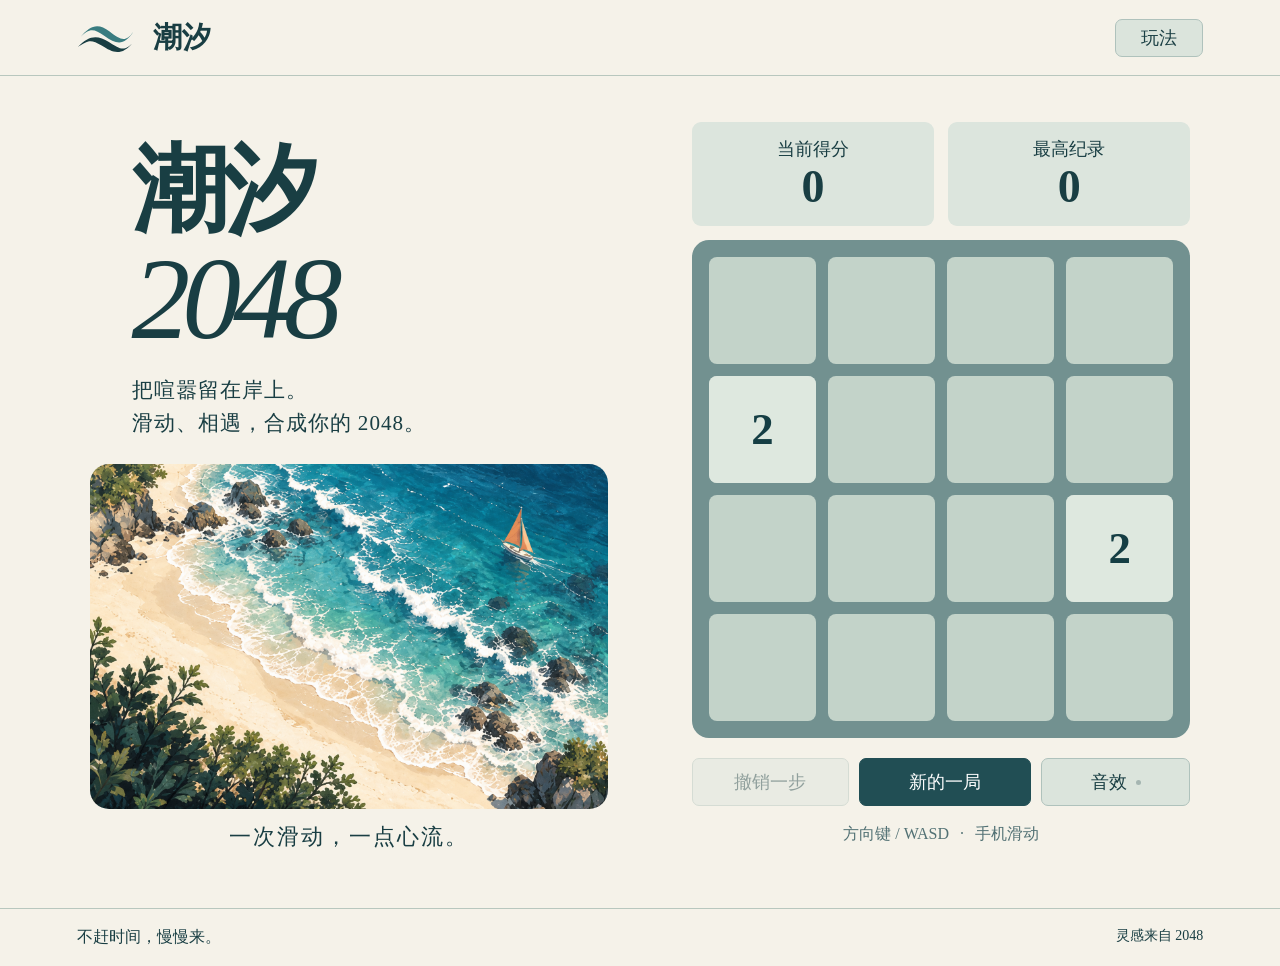
<file: index.html>
<!doctype html>
<html lang="zh-CN">
<head>
  <meta charset="utf-8">
  <meta name="viewport" content="width=device-width, initial-scale=1">
  <meta name="theme-color" content="#f5f2e9">
  <meta name="description" content="潮汐 2048，一款安静的海岸数字合成游戏。用方向键或滑动，让相同的数字相遇。">
  <title>潮汐 2048 · 不赶时间，慢慢来</title>
  <link rel="icon" href="assets/wave.svg" type="image/svg+xml">
  <link rel="stylesheet" href="styles.css?v=1.1">
  <script src="engine.js" defer></script>
  <script src="app.js" defer></script>
</head>
<body>
  <header class="header">
    <a class="brand" href="./" aria-label="潮汐首页"><img src="assets/wave.svg" alt="" width="58" height="32"><span>潮汐</span></a>
    <button id="help" class="button small">玩法</button>
  </header>
  <main class="layout">
    <section class="intro" aria-labelledby="title">
      <div class="intro-copy">
        <h1 id="title">潮汐 <em>2048</em></h1>
        <p class="tagline">把喧嚣留在岸上。<br>滑动、相遇，合成你的 2048。</p>
      </div>
      <figure class="coast"><img src="assets/coast.png" alt="青绿色海水轻拂沙滩，一艘橙色帆船停在海湾" width="1536" height="1024"><figcaption>一次滑动，一点心流。</figcaption></figure>
    </section>
    <section class="game" aria-label="2048 游戏">
      <div class="scores">
        <div class="score"><span>当前得分</span><strong id="score">0</strong><span id="gain" aria-hidden="true"></span></div>
        <div class="score"><span>最高纪录</span><strong id="best">0</strong></div>
      </div>
      <div class="board" id="board" tabindex="0" role="group" aria-label="4 行 4 列棋盘，使用方向键或 WASD 移动，手机可滑动">
        <div class="board-inner"><div class="cells" aria-hidden="true"></div><div id="tiles" aria-hidden="true"></div><div class="sr-only" id="board-description"></div></div>
        <div id="end-screen" class="end-screen" hidden>
          <div><p class="end-number" id="end-number">2048</p><h2 id="end-title">潮水相逢</h2><p id="end-copy"></p><button id="continue" class="button primary">继续远航</button><button id="end-undo" class="button">撤销一步</button><button id="end-new" class="button">再来一局</button></div>
        </div>
      </div>
      <div class="actions"><button id="undo" class="button" disabled>撤销一步</button><button id="new" class="button primary">新的一局</button><button id="sound" class="button" aria-pressed="false" aria-label="音效：关闭">音效 <span class="sound-indicator" aria-hidden="true"></span></button></div>
      <p class="controls">方向键 / WASD <span>·</span> 手机滑动</p>
      <p id="notice" class="notice" role="status" aria-live="polite"></p>
    </section>
  </main>
  <footer><span>不赶时间，慢慢来。</span><a href="https://github.com/gabrielecirulli/2048" target="_blank" rel="noopener noreferrer">灵感来自 2048</a></footer>
  <dialog id="help-dialog" aria-labelledby="help-title">
    <h2 id="help-title">让相同的数字相遇。</h2>
    <p>用方向键、WASD，或在棋盘上滑动，移动所有方块。两个相同的数字碰到一起，就会合成它们的和。</p>
    <div class="merge-example" aria-label="2 加 2 合成 4"><span>2</span><b>+</b><span>2</span><b>=</b><span>4</span></div>
    <p>每次有效移动后，会出现一个 2 或 4。合成 <strong>2048</strong> 即可获胜，还能继续挑战更大的数字。棋盘填满且无法合并时，本局结束。</p>
    <p class="dialog-note">撤销可退回最近一次有效移动；进度与最高分自动保存在当前浏览器。没有倒计时，慢慢来。</p>
    <form method="dialog"><button class="button primary">开始感受潮汐</button></form>
  </dialog>
  <dialog id="restart-dialog" aria-labelledby="restart-title"><h2 id="restart-title">迎接新一轮潮汐？</h2><p>本局进度将重新开始，最高纪录会保留。</p><div class="dialog-actions"><button class="button" id="cancel-new">继续本局</button><button class="button primary" id="confirm-new">开始新局</button></div></dialog>
  <noscript><p>请开启浏览器 JavaScript 后游玩。</p></noscript>
</body>
</html>
</file>
<file: styles.css>
:root{color-scheme:light;--sand:#f5f2e9;--ink:#193e43;--muted:#527174;--sea:#729190;--pale:#dce5dd;--line:#b8c7be;--gap:12px;--serif:"Songti SC","Noto Serif CJK SC","STSong",Georgia,serif;--ui:"PingFang SC","Microsoft YaHei",sans-serif}
*{box-sizing:border-box}body{margin:0;background:var(--sand);color:var(--ink);font-family:var(--serif);min-height:100svh;display:flex;flex-direction:column}button,a{-webkit-tap-highlight-color:transparent}button{font:inherit}a{color:inherit;text-underline-offset:4px}button:focus-visible,a:focus-visible,.board:focus-visible{outline:3px solid #bc8138;outline-offset:5px}.header{height:76px;padding:0 max(6vw,24px);border-bottom:1px solid var(--line);display:flex;align-items:center;justify-content:space-between}.brand{display:flex;align-items:center;gap:18px;font-size:29px;font-weight:700;text-decoration:none}.brand img{object-fit:contain}.button{min-height:48px;border:1px solid #afc2bc;border-radius:7px;padding:10px 22px;background:#dbe4dc;color:var(--ink);font-family:var(--serif);font-size:18px;font-weight:500;cursor:pointer;transition:background .18s,transform .18s}.button:hover:not(:disabled){background:#c5d7ce;transform:translateY(-1px)}.button:active:not(:disabled){transform:translateY(1px)}.button:disabled{opacity:.45;cursor:not-allowed}.button.primary{background:#214e54;color:#fff;border-color:#214e54}.button.primary:hover{background:#31676d}.button.small{min-height:38px;padding:5px 25px;font-size:18px}.layout{width:min(1240px,86vw);margin:auto;display:grid;grid-template-columns:1.04fr 1fr;gap:84px;padding:46px 0 36px;align-items:center}.intro-copy{padding-left:42px}h1{font-size:clamp(66px,7.4vw,112px);font-weight:700;line-height:1.03;margin:0 0 18px;letter-spacing:-4px}h1 em{display:block;font-family:Georgia,"Times New Roman",serif;font-weight:400;font-size:1.24em;letter-spacing:-8px;line-height:.99}.tagline{font-size:clamp(18px,1.65vw,25px);line-height:1.55;margin:16px 0 24px;letter-spacing:1px}.coast{margin:0}.coast img{display:block;width:100%;height:auto;aspect-ratio:1.5;object-fit:cover;border-radius:19px}.coast figcaption{text-align:center;font-size:22px;letter-spacing:2px;margin-top:13px}.game{min-width:0}.scores{display:grid;grid-template-columns:1fr 1fr;gap:14px;margin-bottom:14px}.score{position:relative;background:var(--pale);border-radius:9px;text-align:center;padding:15px 8px 12px;min-width:0}.score>span:first-child{display:block;font-size:18px}.score strong{display:block;font-size:46px;font-family:Georgia,serif;line-height:1.15;font-variant-numeric:tabular-nums}.board{position:relative;padding:17px;background:var(--sea);border-radius:17px;touch-action:none;user-select:none;-webkit-user-select:none;outline:none}.board-inner{aspect-ratio:1;position:relative}.cells{position:absolute;inset:0;display:grid;grid-template-columns:repeat(4,1fr);gap:var(--gap)}.cell{background:#c3d3c9;border-radius:8px}#tiles{position:absolute;inset:0;pointer-events:none}.tile{position:absolute;width:calc((100% - 3 * var(--gap))/4);height:calc((100% - 3 * var(--gap))/4);left:calc(var(--col)*(100% + var(--gap))/4);top:calc(var(--row)*(100% + var(--gap))/4);transition:left 120ms ease,top 120ms ease;display:grid;place-items:center;border-radius:8px;background:#dee8df;font:700 clamp(32px,3.5vw,52px)/1 Georgia,serif;color:#153e44}.tile[data-value="4"]{background:#c0dbd4}.tile[data-value="8"]{background:#79afb0;color:#fff}.tile[data-value="16"]{background:#286a6e;color:#fff}.tile[data-value="32"]{background:#d39e48;color:#fff}.tile[data-value="64"]{background:#c77843;color:#fff}.tile[data-value="128"]{background:#326a80;color:#fff}.tile[data-value="256"]{background:#235565;color:#fff}.tile[data-value="512"]{background:#21414f;color:#fff}.tile[data-value="1024"]{background:#bf9136;color:#fff}.tile[data-value="2048"],.tile.high{background:#d5ac53;color:#fff;box-shadow:inset 0 0 0 3px #f4d992}.tile.digits-4{font-size:clamp(24px,2.7vw,39px)}.tile.digits-5{font-size:clamp(17px,2vw,30px)}.tile.spawn{animation:appear .2s ease-out}.tile.merge{animation:merge .23s ease-out}.actions{display:grid;grid-template-columns:1fr 1.1fr .95fr;gap:10px;margin-top:20px}.actions .button{padding:11px 5px}.sound-indicator{display:inline-block;width:5px;height:5px;margin:0 0 3px 4px;border-radius:50%;background:currentColor;opacity:.28}[aria-pressed="true"] .sound-indicator{opacity:1;background:#c3842c}.controls{text-align:center;font-size:16px;margin:18px 0 0;color:var(--muted)}.controls span{padding:0 7px}.notice{min-height:20px;margin:7px 0 0;font:12px/1.6 var(--ui);text-align:center;color:var(--muted)}footer{border-top:1px solid var(--line);padding:18px max(6vw,24px);display:flex;justify-content:space-between;font-size:16px;gap:20px}footer a{text-decoration:none;font-size:14px}footer a:hover{text-decoration:underline}.end-screen{position:absolute;inset:0;border-radius:17px;background:#f5f2e9ed;backdrop-filter:blur(5px);display:grid;place-items:center;text-align:center;padding:24px;z-index:5}.end-screen[hidden]{display:none}.end-screen h2{font-size:32px;margin:2px 0 12px}.end-number{font:italic 76px Georgia,serif;margin:0;color:#b47b2f}.end-screen .button{display:block;margin:12px auto 0;min-width:180px}.end-screen p:not(.end-number){font:15px/1.6 var(--ui)}dialog{width:min(460px,calc(100% - 32px));max-height:90svh;overflow:auto;border:1px solid var(--line);border-radius:16px;padding:32px;background:var(--sand);color:var(--ink);box-shadow:0 24px 100px #163a4340}dialog::backdrop{background:#0e333659;backdrop-filter:blur(4px)}dialog h2{font-size:27px;margin:0 0 18px}dialog p{font:15px/1.85 var(--ui);margin:14px 0}.dialog-note{color:var(--muted)}dialog form .button{width:100%;margin-top:8px}.merge-example{display:flex;align-items:center;justify-content:center;gap:14px;margin:20px 0}.merge-example span{width:58px;height:58px;display:grid;place-items:center;background:#d0dfd5;border-radius:8px;font:700 30px Georgia}.merge-example span:last-child{background:#b5d4c9}.merge-example b{font-weight:400}.dialog-actions{display:flex;gap:12px;margin-top:24px}.dialog-actions .button{flex:1}.sr-only{position:absolute;width:1px;height:1px;padding:0;margin:-1px;overflow:hidden;clip:rect(0,0,0,0);white-space:nowrap;border:0}#gain{position:absolute;right:15px;top:20px;font:700 22px Georgia;color:#b77a2b;opacity:0}#gain.active{animation:gain .7s ease-out}@keyframes appear{from{transform:scale(.55);opacity:.4}to{transform:scale(1);opacity:1}}@keyframes merge{0%,100%{transform:scale(1)}50%{transform:scale(1.1)}}@keyframes gain{0%{opacity:1;transform:translateY(8px)}100%{opacity:0;transform:translateY(-24px)}}
@media(min-width:901px) and (max-height:850px){.layout{width:min(1100px,86vw);gap:72px;padding:26px 0 16px}.header{height:64px}h1{font-size:76px}.intro-copy{padding-left:32px}.coast img{max-height:255px}.tagline{font-size:20px;margin-bottom:18px}.coast figcaption{font-size:18px}.game{max-width:460px;justify-self:end;width:100%}.score{padding:9px}.score strong{font-size:37px}.score>span:first-child{font-size:16px}.actions{margin-top:14px}.controls{margin-top:12px}footer{padding-top:14px;padding-bottom:14px}}
@media(max-width:900px){.layout{width:min(500px,calc(100% - 36px));grid-template-columns:1fr;gap:24px;padding:26px 0 18px}.header{height:62px;padding:0 22px}.brand{font-size:24px;gap:12px}.brand img{width:43px}.intro-copy{padding:0}h1{display:flex;align-items:baseline;gap:13px;letter-spacing:-1px;font-size:46px;margin:0}h1 em{display:inline;font-size:1.17em;letter-spacing:-3px}.tagline{font-size:15px;letter-spacing:0;margin:12px 0 0;line-height:1.7}.tagline br{display:none}.coast{display:none}.score{padding:10px 8px}.score>span:first-child{font-size:15px}.score strong{font-size:36px}.board{padding:12px;border-radius:14px;--gap:9px}.tile{font-size:43px}.tile.digits-4{font-size:31px}.tile.digits-5{font-size:23px}.actions{margin-top:14px;gap:8px}.button{font-size:16px}.controls{font-size:13px;margin-top:14px}.notice{font-size:11px}footer{font-size:12px;padding:16px 22px}footer a{font-size:11px}}
@media(max-width:360px){.layout{width:calc(100% - 28px);gap:18px}h1{font-size:39px}.tile{font-size:36px}.tile.digits-4{font-size:27px}.tile.digits-5{font-size:19px}.tagline{font-size:13px}.button{font-size:14px}.end-number{font-size:56px}.end-screen{padding:15px}.end-screen h2{font-size:26px}.end-screen .button{min-height:39px;margin-top:8px}}
[hidden]{display:none!important}
@media(prefers-reduced-motion:reduce){*,*::before,*::after{animation:none!important;transition:none!important;scroll-behavior:auto!important}}
</file>
